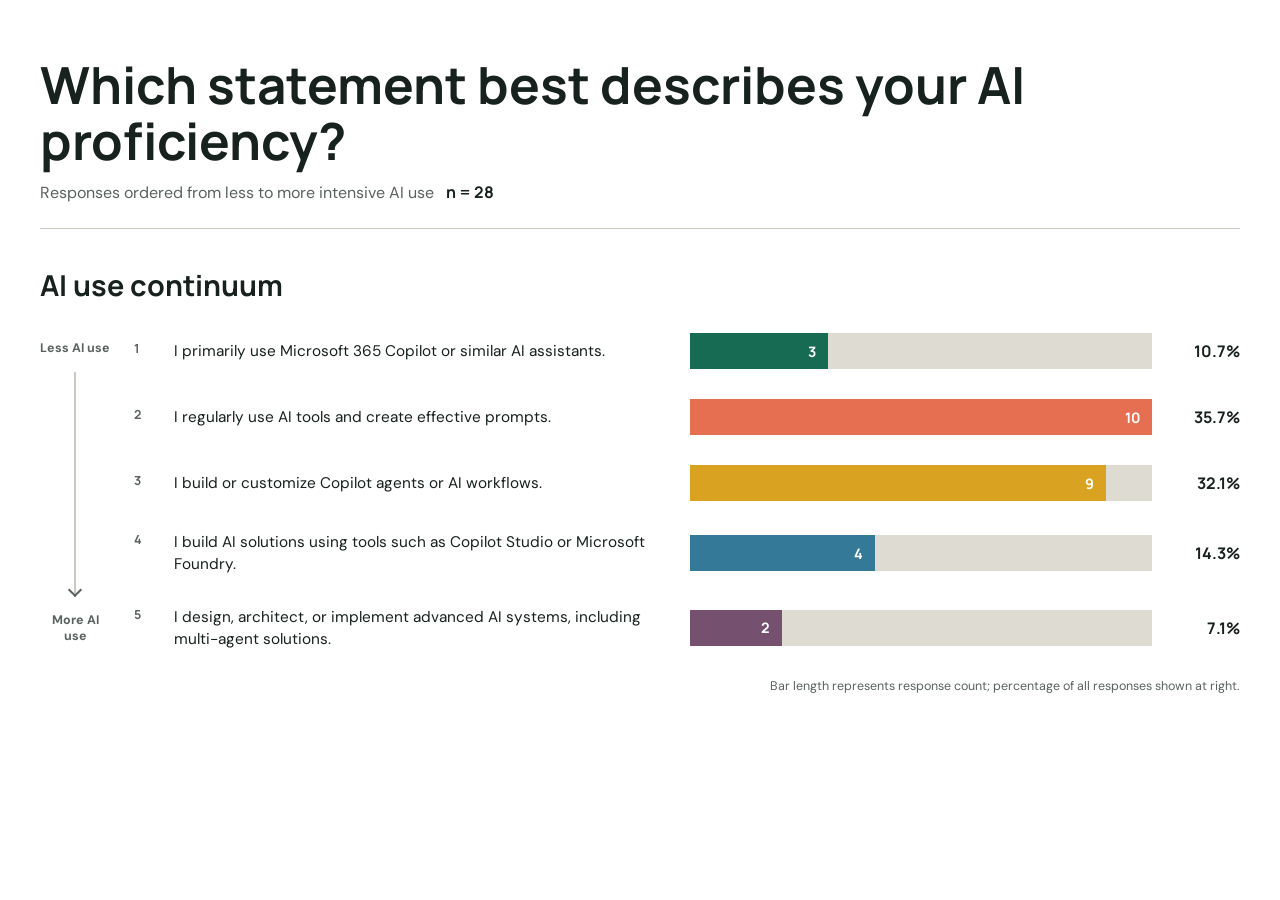
<file: survey-data/index.html>
<!doctype html>
<html lang="en">
  <head>
    <meta charset="UTF-8" />
    <meta name="viewport" content="width=device-width, initial-scale=1.0" />
    <meta
      name="description"
      content="Survey results showing the AI proficiency of 26 participants."
    />
    <title>AI proficiency survey results</title>
    <link rel="stylesheet" href="styles.css" />
  </head>
  <body>
    <main>
      <header class="page-header">
        <h1>Which statement best describes your AI proficiency?</h1>
        <p class="dek">Responses ordered from less to more intensive AI use <strong>n = 28</strong></p>
      </header>

      <section class="results" aria-labelledby="distribution-title">
        <div class="section-heading">
          <h2 id="distribution-title">AI use continuum</h2>
        </div>

        <div class="chart-layout">
          <div class="continuum" aria-hidden="true">
            <span>Less AI use</span>
            <span class="continuum-line"></span>
            <span>More AI use</span>
          </div>
          <ol class="bar-chart">
          <li class="bar-row">
            <div class="bar-label">
              <span class="rank">1</span>
              <span>I primarily use Microsoft 365 Copilot or similar AI assistants.</span>
            </div>
            <div class="bar-track">
              <div class="bar bar-one" style="--value: 30%">
                <span class="bar-value">3</span>
              </div>
            </div>
            <span class="percentage">10.7%</span>
          </li>

          <li class="bar-row">
            <div class="bar-label">
              <span class="rank">2</span>
              <span>I regularly use AI tools and create effective prompts.</span>
            </div>
            <div class="bar-track">
              <div class="bar bar-two" style="--value: 100%">
                <span class="bar-value">10</span>
              </div>
            </div>
            <span class="percentage">35.7%</span>
          </li>

          <li class="bar-row">
            <div class="bar-label">
              <span class="rank">3</span>
              <span>I build or customize Copilot agents or AI workflows.</span>
            </div>
            <div class="bar-track">
              <div class="bar bar-three" style="--value: 90%">
                <span class="bar-value">9</span>
              </div>
            </div>
            <span class="percentage">32.1%</span>
          </li>

          <li class="bar-row">
            <div class="bar-label">
              <span class="rank">4</span>
              <span>I build AI solutions using tools such as Copilot Studio or Microsoft Foundry.</span>
            </div>
            <div class="bar-track">
              <div class="bar bar-four" style="--value: 40%">
                <span class="bar-value">4</span>
              </div>
            </div>
            <span class="percentage">14.3%</span>
          </li>

          <li class="bar-row">
            <div class="bar-label">
              <span class="rank">5</span>
              <span>I design, architect, or implement advanced AI systems, including multi-agent solutions.</span>
            </div>
            <div class="bar-track">
              <div class="bar bar-five" style="--value: 20%">
                <span class="bar-value">2</span>
              </div>
            </div>
            <span class="percentage">7.1%</span>
          </li>
          </ol>
        </div>
        <p class="chart-note">Bar length represents response count; percentage of all responses shown at right.</p>
      </section>
    </main>
  </body>
</html>
</file>
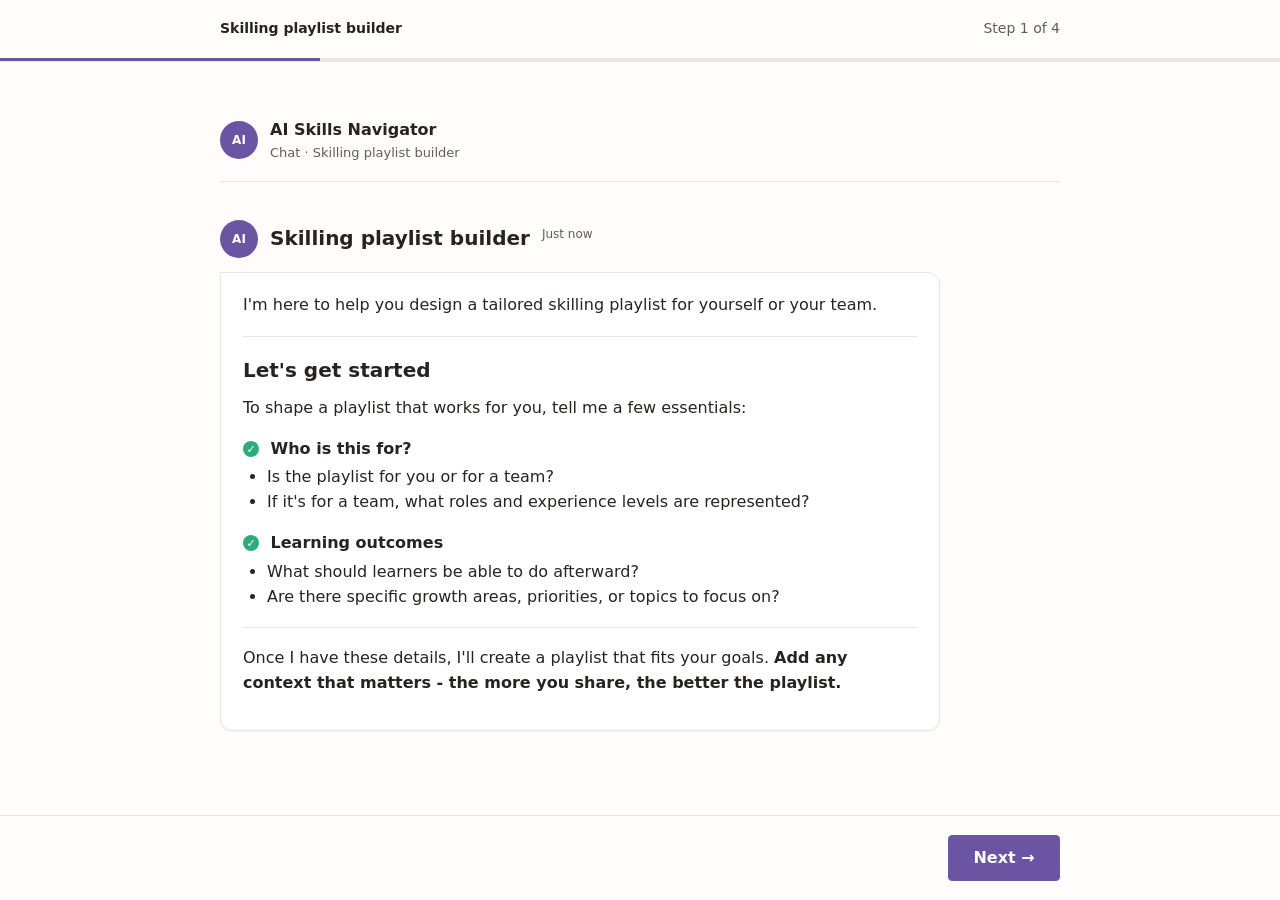
<file: simulated-onboarding/qualtrics/index.html>
<!doctype html>
<html lang="en">
  <head>
    <meta charset="UTF-8" />
    <meta name="viewport" content="width=device-width, initial-scale=1.0" />
    <meta
      name="description"
      content="A step-by-step evaluation of the AI Skills Navigator onboarding experience."
    />
    <title>Skilling playlist builder evaluation</title>
    <style>
      :root {
        --canvas: #fffdfb;
        --surface: #ffffff;
        --surface-subtle: #faf6f0;
        --border: #e8e6e3;
        --border-strong: #d1d1d1;
        --text: #272320;
        --text-secondary: #4c4642;
        --text-muted: #635c57;
        --brand: #6b55a3;
        --brand-hover: #5e4b8f;
        --brand-soft: #d8d3ef;
        --success: #2eaa7b;
        --font: "Segoe Sans", "Segoe UI", system-ui, -apple-system, BlinkMacSystemFont, sans-serif;
      }

      * {
        box-sizing: border-box;
      }

      html {
        color: var(--text);
        background: var(--canvas);
        font-family: var(--font);
        scroll-behavior: smooth;
      }

      body {
        min-width: 320px;
        min-height: 100vh;
        margin: 0;
        font-size: 16px;
        line-height: 1.55;
      }

      button {
        font: inherit;
      }

      a {
        color: var(--brand-hover);
        text-underline-offset: 2px;
      }

      .skip-link {
        position: fixed;
        top: 8px;
        left: 8px;
        z-index: 20;
        padding: 8px 12px;
        color: #fff;
        background: var(--brand);
        border-radius: 4px;
        transform: translateY(-150%);
      }

      .skip-link:focus {
        transform: translateY(0);
      }

      .study-header {
        position: sticky;
        top: 0;
        z-index: 10;
        background: rgb(255 253 251 / 96%);
        border-bottom: 1px solid var(--border);
        backdrop-filter: blur(8px);
      }

      .study-header-inner {
        display: flex;
        align-items: center;
        justify-content: space-between;
        gap: 24px;
        width: min(100% - 48px, 840px);
        min-height: 58px;
        margin-inline: auto;
      }

      .study-label,
      .step-label {
        margin: 0;
        font-size: 14px;
      }

      .study-label {
        font-weight: 600;
      }

      .step-label {
        color: var(--text-muted);
      }

      .progress-track {
        height: 3px;
        background: var(--border);
      }

      .progress-bar {
        width: 25%;
        height: 100%;
        background: var(--brand);
        transition: width 180ms ease;
      }

      main {
        width: min(100% - 48px, 840px);
        min-height: calc(100vh - 143px);
        margin-inline: auto;
        padding: 56px 0 124px;
      }

      .chat-header {
        display: flex;
        align-items: center;
        gap: 12px;
        margin-bottom: 38px;
        padding-bottom: 18px;
        border-bottom: 1px solid var(--border);
      }

      .chat-header p {
        margin: 0;
      }

      .chat-avatar,
      .assistant-heading::before {
        display: grid;
        flex: 0 0 38px;
        width: 38px;
        height: 38px;
        color: #fff;
        font-size: 12px;
        font-weight: 700;
        background: var(--brand);
        border-radius: 50%;
        content: "AI";
        place-items: center;
      }

      .chat-name {
        font-weight: 600;
      }

      .chat-status {
        color: var(--text-muted);
        font-size: 13px;
      }

      .step[hidden] {
        display: none;
      }

      .step {
        animation: reveal 180ms ease-out both;
      }

      .step > h1,
      .step > header h1 {
        margin: 0 0 8px;
        font-size: clamp(1.75rem, 4vw, 2rem);
        line-height: 1.2;
      }

      .step h2 {
        margin: 18px 0 10px;
        font-size: 1.25rem;
      }

      .step p {
        margin: 0 0 14px;
      }

      .step-intro {
        max-width: 720px;
      }

      hr {
        height: 1px;
        margin: 18px 0;
        background: var(--border);
        border: 0;
      }

      .question-group {
        margin-top: 16px;
      }

      .question-group h3 {
        margin: 0;
        font-size: 1rem;
      }

      .question-group ul {
        margin: 4px 0 0;
        padding-left: 24px;
      }

      .check {
        display: inline-grid;
        width: 16px;
        height: 16px;
        margin-right: 6px;
        color: #fff;
        font-size: 11px;
        line-height: 1;
        background: var(--success);
        border-radius: 50%;
        place-items: center;
        vertical-align: 1px;
      }

      .message-row {
        display: flex;
        align-items: end;
        justify-content: flex-end;
        gap: 8px;
        margin: 28px 0 38px;
      }

      .message-content {
        max-width: 690px;
      }

      .message-time,
      .response-time {
        display: block;
        margin-bottom: 10px;
        color: var(--text-muted);
        font-size: 12px;
      }

      .message-time {
        text-align: right;
      }

      .user-message {
        padding: 14px 16px;
        background: var(--brand-soft);
        border-radius: 12px 12px 0 12px;
      }

      .avatar {
        display: grid;
        flex: 0 0 34px;
        width: 34px;
        height: 34px;
        color: var(--brand);
        font-weight: 700;
        background: #e8e3ff;
        border-radius: 50%;
        place-items: center;
      }

      .assistant-heading {
        display: flex;
        align-items: center;
        gap: 12px;
        margin-bottom: 14px;
      }

      .assistant-heading h1,
      .assistant-heading h2 {
        margin: 0;
        font-size: 1.25rem;
      }

      .assistant-message {
        padding: 20px 22px;
        background: var(--surface);
        border: 1px solid var(--border);
        border-radius: 0 12px 12px 12px;
        box-shadow: 0 1px 2px rgb(0 0 0 / 5%);
      }

      .composer-preview {
        display: flex;
        align-items: center;
        gap: 12px;
        margin-top: 42px;
        padding: 12px 14px;
        color: var(--text-muted);
        background: var(--surface);
        border: 2px solid var(--border);
        border-radius: 12px;
      }

      .composer-preview span:first-child {
        flex: 1;
      }

      .send-icon {
        display: grid;
        width: 34px;
        height: 34px;
        color: #fff;
        background: var(--brand);
        border-radius: 4px;
        place-items: center;
      }

      .path-meta {
        margin: -18px 0 28px !important;
        color: var(--text-muted);
        font-size: 14px;
      }

      .summary {
        margin: 30px 0;
        padding: 24px;
        background: var(--surface-subtle);
        border-left: 3px solid var(--brand);
      }

      .summary p:last-child {
        margin-bottom: 0;
      }

      .playlist-title {
        margin: 0 0 28px;
        font-size: 1.3rem;
        line-height: 1.35;
      }

      .playlist-section {
        margin-bottom: 30px;
      }

      .playlist-section h3 {
        margin: 0 0 14px;
        font-size: 1rem;
        line-height: 1.45;
      }

      .playlist-section h3 span::before,
      .playlist-section li span::before {
        content: " · ";
      }

      .playlist-section ol {
        margin: 0;
        padding-left: 32px;
      }

      .playlist-section li + li {
        margin-top: 8px;
      }

      .confirmation-question {
        margin-top: 36px !important;
      }

      .choice {
        display: inline-block;
        margin-top: 8px;
        padding: 8px 14px;
        color: var(--text);
        font-weight: 600;
        background: var(--surface);
        border: 1px solid var(--border-strong);
        border-radius: 4px;
      }

      .saved-message {
        padding-top: 12vh;
      }

      .saved-message h1 {
        margin-top: 18px;
      }

      .view-playlist-button {
        display: inline-flex;
        align-items: center;
        min-height: 48px;
        margin-top: 8px;
        padding: 10px 18px;
        color: #fff;
        font-weight: 600;
        text-decoration: none;
        background: var(--brand);
        border-radius: 4px;
      }

      .evaluation-note {
        margin-top: 28px !important;
        color: var(--text-secondary);
      }

      .navigation {
        position: fixed;
        right: 0;
        bottom: 0;
        left: 0;
        z-index: 10;
        background: rgb(255 253 251 / 96%);
        border-top: 1px solid var(--border);
        backdrop-filter: blur(8px);
      }

      .navigation-inner {
        display: flex;
        align-items: center;
        justify-content: space-between;
        gap: 16px;
        width: min(100% - 48px, 840px);
        min-height: 84px;
        margin-inline: auto;
      }

      .nav-button {
        min-width: 112px;
        min-height: 44px;
        padding: 10px 18px;
        font-weight: 600;
        border-radius: 4px;
        cursor: pointer;
      }

      .back-button {
        color: var(--text);
        background: var(--surface);
        border: 1px solid var(--border-strong);
      }

      .next-button {
        margin-left: auto;
        color: #fff;
        background: var(--brand);
        border: 1px solid var(--brand);
      }

      .back-button:hover {
        background: var(--surface-subtle);
        border-color: var(--brand);
      }

      .next-button:hover,
      .view-playlist-button:hover {
        color: #fff;
        background: var(--brand-hover);
      }

      .nav-button[hidden] {
        display: none;
      }

      button:focus-visible,
      a:focus-visible,
      [tabindex="-1"]:focus-visible {
        outline: 2px solid var(--brand);
        outline-offset: 3px;
      }

      @keyframes reveal {
        from {
          opacity: 0;
          transform: translateY(6px);
        }
      }

      @media (max-width: 680px) {
        .study-header-inner,
        main,
        .navigation-inner {
          width: min(100% - 32px, 840px);
        }

        main {
          padding-top: 38px;
        }

        .study-label {
          max-width: 210px;
        }

        .nav-button {
          min-width: 100px;
        }

        .summary {
          padding: 18px;
        }

        .assistant-message {
          padding: 18px;
        }
      }

      @media (prefers-reduced-motion: reduce) {
        html {
          scroll-behavior: auto;
        }

        *,
        *::before,
        *::after {
          animation-duration: 0.01ms !important;
          animation-iteration-count: 1 !important;
        }
      }
    </style>
  </head>
  <body>
    <a class="skip-link" href="#simulation">Skip to simulation</a>

    <header class="study-header">
      <div class="study-header-inner">
        <p class="study-label">Skilling playlist builder</p>
        <p id="step-label" class="step-label">Step 1 of 4</p>
      </div>
      <div
        class="progress-track"
        role="progressbar"
        aria-label="Simulation progress"
        aria-valuemin="1"
        aria-valuemax="4"
        aria-valuenow="1"
      >
        <div id="progress-bar" class="progress-bar"></div>
      </div>
    </header>

    <main id="simulation">
      <div class="chat-header" aria-label="Chat with AI Skills Navigator">
        <div class="chat-avatar" aria-hidden="true">AI</div>
        <div>
          <p class="chat-name">AI Skills Navigator</p>
          <p class="chat-status">Chat &middot; Skilling playlist builder</p>
        </div>
      </div>

      <section class="step step-intro" data-step="0" aria-labelledby="intro-title">
        <div class="assistant-heading">
          <h1 id="intro-title" tabindex="-1">Skilling playlist builder</h1>
          <span class="response-time">Just now</span>
        </div>
        <div class="assistant-message">
          <p>I'm here to help you design a tailored skilling playlist for yourself or your team.</p>

          <hr />

          <h2>Let's get started</h2>
          <p>To shape a playlist that works for you, tell me a few essentials:</p>

          <div class="question-group">
            <h3><span class="check" aria-hidden="true">&#10003;</span> Who is this for?</h3>
            <ul>
              <li>Is the playlist for you or for a team?</li>
              <li>If it's for a team, what roles and experience levels are represented?</li>
            </ul>
          </div>

          <div class="question-group">
            <h3><span class="check" aria-hidden="true">&#10003;</span> Learning outcomes</h3>
            <ul>
              <li>What should learners be able to do afterward?</li>
              <li>Are there specific growth areas, priorities, or topics to focus on?</li>
            </ul>
          </div>

          <hr />

          <p>
            Once I have these details, I'll create a playlist that fits your goals.
            <strong>Add any context that matters - the more you share, the better the playlist.</strong>
          </p>
        </div>
      </section>

      <section class="step" data-step="1" aria-labelledby="prompt-title" hidden>
        <h1 id="prompt-title" tabindex="-1">Your request</h1>
        <p>You replied in the chat:</p>

        <article class="message-row">
          <div class="message-content">
            <span class="message-time">Just now</span>
            <div class="user-message">
              Create this for customer success architects who help customers build AI agents and
              multi-agent solutions. Focus on evaluating and improving agent routing and
              orchestration decisions, including agent cards, routing evaluation, orchestration
              patterns, observability, and governance.
            </div>
          </div>
          <div class="avatar" aria-hidden="true">U</div>
        </article>

        <div class="composer-preview" aria-label="Chat message sent">
          <span>Message sent</span>
          <span class="send-icon" aria-hidden="true">&#8594;</span>
        </div>
      </section>

      <section class="step" data-step="2" aria-labelledby="playlist-response-title" hidden>
        <article>
          <div class="assistant-heading">
            <h1 id="playlist-response-title" tabindex="-1">Here's your skilling playlist</h1>
            <span class="response-time">Just now</span>
          </div>

          <div class="assistant-message">

          <p>
            Got it. You're enabling customer success architects to help customers build AI agent
            and multi-agent solutions with stronger routing and orchestration decisions.
          </p>

          <div class="summary">
            <p>
              <strong>Assumptions:</strong> Customer success architects are the target learners;
              mixed formats are fine; the focus is Azure AI agents and practical, hands-on adoption.
            </p>
            <p>
              <strong>Objective:</strong> Build the capability to design, evaluate, and govern Azure
              AI multi-agent systems with effective routing and orchestration.
            </p>
            <p>
              <strong>Goal:</strong> Confidently guide customers toward reliable, observable, and
              compliant multi-agent solutions.
            </p>
            <p>This recommendation won't be saved until you confirm it.</p>
          </div>

          <h2 class="playlist-title">
            CSA playbook: Evaluating and improving agent routing and orchestration
          </h2>
          <p class="path-meta">2 sections &middot; 4 modules &middot; 2h 34m</p>

          <section class="playlist-section">
            <h3>1. Agent design foundations <span>48m</span></h3>
            <p><strong>Outcome</strong> - Define clear agent roles and collaboration patterns so multi-agent solutions are testable and composable.</p>
            <ol>
              <li><a href="#" tabindex="-1">Design enterprise-scale agent communication with A2A in Azure</a> <span>48m</span></li>
            </ol>
          </section>

          <section class="playlist-section">
            <h3>2. Routing, observability, and governance <span>1h 46m</span></h3>
            <p><strong>Outcome</strong> - Evaluate routing decisions and apply observability and governance controls to production agent systems.</p>
            <ol>
              <li><a href="#" tabindex="-1">Optimize multi-agent performance and cost in Microsoft Foundry</a> <span>40m</span></li>
              <li><a href="#" tabindex="-1">Implement distributed observability with OpenTelemetry</a> <span>41m</span></li>
              <li><a href="#" tabindex="-1">Unlock governance for your AI workforce</a> <span>25m</span></li>
            </ol>
          </section>

          <p class="confirmation-question">
            Would you like me to save this <em>skilling playlist</em> for your team? I can save it
            as-is or tune the format and pacing first.
          </p>
          <span class="choice">Yes, save it</span>
          </div>
        </article>
      </section>

      <section class="step saved-message" data-step="3" aria-labelledby="saved-title" hidden>
        <div class="assistant-heading">
          <h2>Skilling playlist builder</h2>
          <span class="response-time">Just now</span>
        </div>
        <h1 id="saved-title" tabindex="-1">Done! Your skilling playlist is ready</h1>
        <a class="view-playlist-button" href="#" tabindex="-1">View skilling playlist</a>
        <p class="evaluation-note">You have reached the end of this simulation.</p>
      </section>
    </main>

    <nav class="navigation" aria-label="Simulation steps">
      <div class="navigation-inner">
        <button id="back-button" class="nav-button back-button" type="button" hidden>
          <span aria-hidden="true">&#8592;</span> Back
        </button>
        <button id="next-button" class="nav-button next-button" type="button">
          Next <span aria-hidden="true">&#8594;</span>
        </button>
      </div>
    </nav>

    <script>
      const steps = [...document.querySelectorAll("[data-step]")];
      const backButton = document.querySelector("#back-button");
      const nextButton = document.querySelector("#next-button");
      const stepLabel = document.querySelector("#step-label");
      const progressTrack = document.querySelector(".progress-track");
      const progressBar = document.querySelector("#progress-bar");
      let currentStep = 0;

      function showStep(stepIndex) {
        currentStep = Math.max(0, Math.min(stepIndex, steps.length - 1));

        steps.forEach((step, index) => {
          step.hidden = index !== currentStep;
        });

        const stepNumber = currentStep + 1;
        stepLabel.textContent = `Step ${stepNumber} of ${steps.length}`;
        progressTrack.setAttribute("aria-valuenow", stepNumber);
        progressBar.style.width = `${(stepNumber / steps.length) * 100}%`;
        backButton.hidden = currentStep === 0;
        nextButton.hidden = currentStep === steps.length - 1;

        window.scrollTo({ top: 0, behavior: "smooth" });
        steps[currentStep].querySelector("h1").focus({ preventScroll: true });
      }

      backButton.addEventListener("click", () => showStep(currentStep - 1));
      nextButton.addEventListener("click", () => showStep(currentStep + 1));
    </script>
  </body>
</html>
</file>
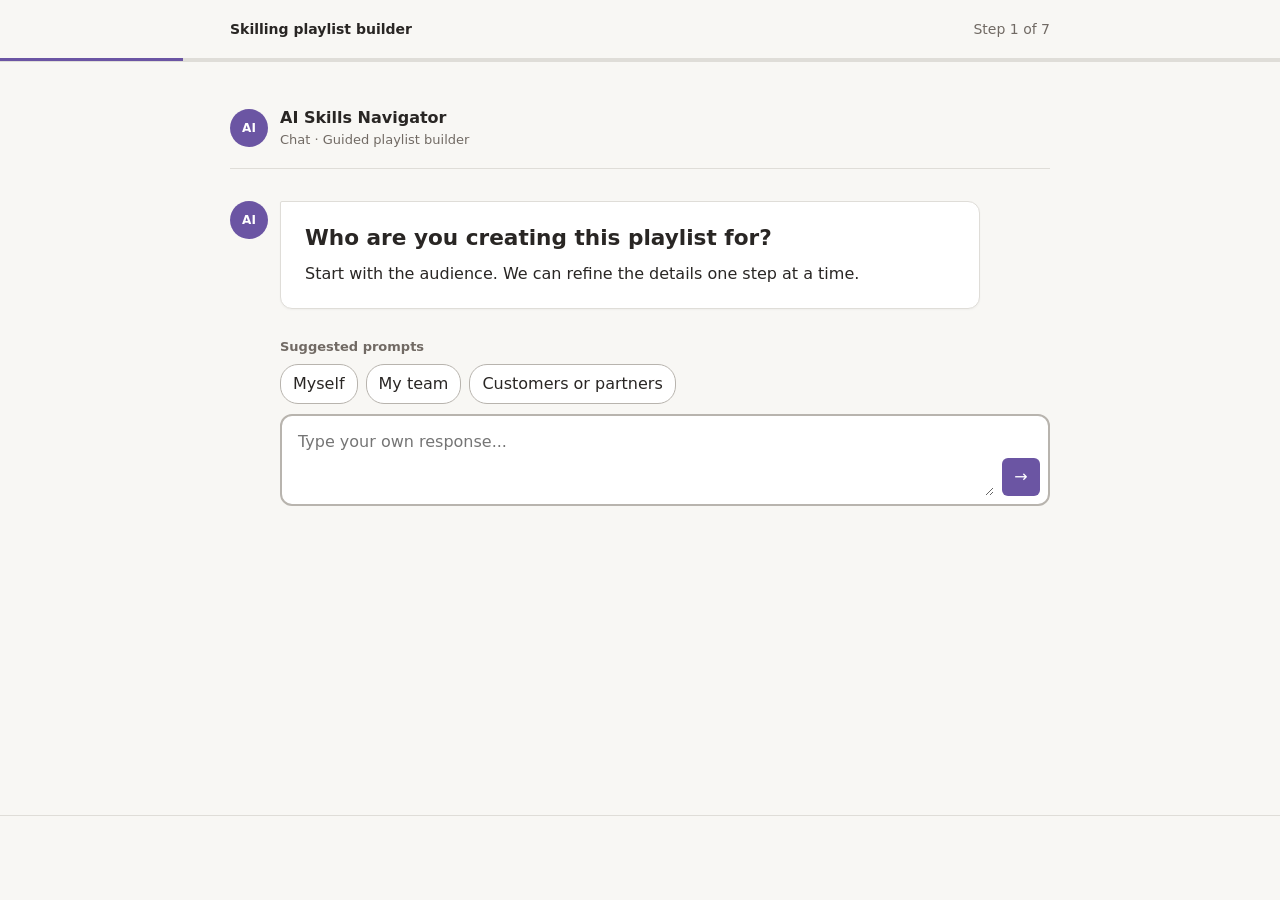
<file: simulated-onboarding/suggested-prompts/index.html>
<!doctype html>
<html lang="en">
  <head>
    <meta charset="UTF-8" />
    <meta name="viewport" content="width=device-width, initial-scale=1.0" />
    <meta
      name="description"
      content="A guided conversational onboarding simulation using suggested prompts."
    />
    <title>Guided playlist builder simulation</title>
    <style>
      :root {
        --canvas: #f8f7f4;
        --surface: #ffffff;
        --surface-subtle: #f4f1eb;
        --border: #dfddd8;
        --border-strong: #b8b4ae;
        --text: #292624;
        --text-secondary: #57514c;
        --text-muted: #716a64;
        --brand: #6b55a3;
        --brand-hover: #594487;
        --brand-soft: #eeeaf8;
        --accent: #dff3e9;
        --success: #21845f;
        --font: "Segoe Sans", "Segoe UI", system-ui, -apple-system, BlinkMacSystemFont, sans-serif;
      }

      * {
        box-sizing: border-box;
      }

      html {
        color: var(--text);
        background: var(--canvas);
        font-family: var(--font);
      }

      body {
        min-width: 320px;
        min-height: 100vh;
        margin: 0;
        font-size: 16px;
        line-height: 1.5;
      }

      button,
      textarea {
        font: inherit;
      }

      button {
        cursor: pointer;
      }

      button:focus-visible,
      textarea:focus-visible,
      a:focus-visible,
      [tabindex="-1"]:focus-visible {
        outline: 3px solid var(--brand);
        outline-offset: 3px;
      }

      .skip-link {
        position: fixed;
        top: 8px;
        left: 8px;
        z-index: 30;
        padding: 8px 12px;
        color: #fff;
        background: var(--brand);
        transform: translateY(-150%);
      }

      .skip-link:focus {
        transform: translateY(0);
      }

      .study-header {
        position: sticky;
        top: 0;
        z-index: 10;
        background: rgb(248 247 244 / 96%);
        border-bottom: 1px solid var(--border);
        backdrop-filter: blur(10px);
      }

      .study-header-inner,
      main,
      .navigation-inner {
        width: min(100% - 48px, 820px);
        margin-inline: auto;
      }

      .study-header-inner {
        display: flex;
        align-items: center;
        justify-content: space-between;
        gap: 20px;
        min-height: 58px;
      }

      .study-header p {
        margin: 0;
        font-size: 14px;
      }

      .study-label {
        font-weight: 650;
      }

      .step-label {
        color: var(--text-muted);
      }

      .progress-track {
        height: 3px;
        background: var(--border);
      }

      .progress-bar {
        width: 14.285%;
        height: 100%;
        background: var(--brand);
        transition: width 180ms ease;
      }

      main {
        min-height: calc(100vh - 143px);
        padding: 44px 0 128px;
      }

      .chat-header {
        display: flex;
        align-items: center;
        gap: 12px;
        margin-bottom: 32px;
        padding-bottom: 18px;
        border-bottom: 1px solid var(--border);
      }

      .chat-header p {
        margin: 0;
      }

      .chat-avatar,
      .assistant-avatar {
        display: grid;
        flex: 0 0 38px;
        width: 38px;
        height: 38px;
        color: #fff;
        font-size: 12px;
        font-weight: 700;
        background: var(--brand);
        border-radius: 50%;
        place-items: center;
      }

      .chat-name {
        font-weight: 650;
      }

      .chat-status {
        color: var(--text-muted);
        font-size: 13px;
      }

      .step[hidden] {
        display: none;
      }

      .step {
        animation: reveal 180ms ease-out both;
      }

      .assistant-row {
        display: grid;
        grid-template-columns: 38px minmax(0, 1fr);
        align-items: start;
        gap: 12px;
      }

      .assistant-card {
        max-width: 700px;
        padding: 22px 24px;
        background: var(--surface);
        border: 1px solid var(--border);
        border-radius: 2px 12px 12px 12px;
        box-shadow: 0 1px 2px rgb(0 0 0 / 4%);
      }

      h1,
      h2,
      h3,
      p {
        margin-top: 0;
      }

      .assistant-card h1,
      .assistant-card h2 {
        margin-bottom: 10px;
        font-size: 1.35rem;
        line-height: 1.3;
      }

      .assistant-card > p:last-child {
        margin-bottom: 0;
      }

      .suggestion-label {
        margin: 28px 0 8px 50px;
        color: var(--text-muted);
        font-size: 13px;
        font-weight: 650;
      }

      .suggestions {
        display: flex;
        flex-wrap: wrap;
        gap: 8px;
        margin-left: 50px;
      }

      .suggestion {
        min-height: 38px;
        padding: 7px 12px;
        color: var(--text);
        text-align: left;
        background: var(--surface);
        border: 1px solid var(--border-strong);
        border-radius: 18px;
      }

      .suggestion:hover,
      .suggestion.selected {
        background: var(--brand-soft);
        border-color: var(--brand);
      }

      .custom-response {
        display: grid;
        grid-template-columns: 1fr auto;
        align-items: end;
        gap: 8px;
        margin: 10px 0 0 50px;
        padding: 8px;
        background: var(--surface);
        border: 2px solid var(--border-strong);
        border-radius: 12px;
      }

      .custom-response textarea {
        min-height: 72px;
        padding: 6px 8px;
        resize: vertical;
        color: var(--text);
        background: transparent;
        border: 0;
      }

      .custom-response:focus-within {
        border-color: var(--brand);
      }

      .custom-response textarea:focus-visible {
        outline: 0;
      }

      .send-response {
        display: grid;
        width: 38px;
        height: 38px;
        padding: 0;
        color: #fff;
        background: var(--brand);
        border: 0;
        border-radius: 6px;
        place-items: center;
      }

      .send-response:hover {
        background: var(--brand-hover);
      }

      .selection-summary {
        display: grid;
        gap: 12px;
        margin: 24px 0 0;
      }

      .selection-summary div {
        padding-bottom: 12px;
        border-bottom: 1px solid var(--border);
      }

      .selection-summary dt {
        color: var(--text-muted);
        font-size: 13px;
        font-weight: 650;
        text-transform: uppercase;
      }

      .selection-summary dd {
        margin: 2px 0 0;
      }

      .playlist-meta {
        margin-bottom: 24px;
        color: var(--text-muted);
        font-size: 14px;
      }

      .playlist-section + .playlist-section {
        margin-top: 28px;
      }

      .playlist-section h3 {
        margin-bottom: 6px;
        font-size: 1rem;
      }

      .playlist-section p {
        color: var(--text-secondary);
      }

      .playlist-section ol {
        margin-bottom: 0;
        padding-left: 24px;
      }

      .playlist-section li + li {
        margin-top: 8px;
      }

      .confirmation {
        margin-top: 28px;
        padding: 16px;
        background: var(--surface-subtle);
        border-left: 3px solid var(--brand);
      }

      .success-mark {
        display: grid;
        width: 44px;
        height: 44px;
        margin-bottom: 18px;
        color: #fff;
        font-size: 22px;
        background: var(--success);
        border-radius: 50%;
        place-items: center;
      }

      .view-button {
        display: inline-flex;
        min-height: 44px;
        margin-top: 8px;
        padding: 10px 16px;
        align-items: center;
        color: #fff;
        font-weight: 650;
        text-decoration: none;
        background: var(--brand);
        border-radius: 4px;
      }

      .navigation {
        position: fixed;
        right: 0;
        bottom: 0;
        left: 0;
        z-index: 10;
        background: rgb(248 247 244 / 96%);
        border-top: 1px solid var(--border);
        backdrop-filter: blur(10px);
      }

      .navigation-inner {
        display: flex;
        align-items: center;
        justify-content: space-between;
        gap: 16px;
        min-height: 84px;
      }

      .nav-button {
        min-width: 112px;
        min-height: 44px;
        padding: 10px 18px;
        font-weight: 650;
        border-radius: 4px;
      }

      .back-button {
        color: var(--text);
        background: var(--surface);
        border: 1px solid var(--border-strong);
      }

      .next-button {
        margin-left: auto;
        color: #fff;
        background: var(--brand);
        border: 1px solid var(--brand);
      }

      .next-button:hover:not(:disabled),
      .view-button:hover {
        background: var(--brand-hover);
      }

      .next-button:disabled {
        cursor: not-allowed;
        opacity: 0.45;
      }

      [hidden] {
        display: none !important;
      }

      @keyframes reveal {
        from {
          opacity: 0;
          transform: translateY(6px);
        }
      }

      @media (max-width: 640px) {
        .study-header-inner,
        main,
        .navigation-inner {
          width: min(100% - 32px, 820px);
        }

        main {
          padding-top: 30px;
        }

        .assistant-row {
          grid-template-columns: 30px minmax(0, 1fr);
          gap: 8px;
        }

        .assistant-avatar {
          width: 30px;
          height: 30px;
          flex-basis: 30px;
          font-size: 10px;
        }

        .assistant-card {
          padding: 18px;
        }

        .suggestion-label,
        .suggestions,
        .custom-response {
          margin-left: 38px;
        }

        .custom-response {
          grid-template-columns: 1fr auto;
        }
      }

      @media (prefers-reduced-motion: reduce) {
        *,
        *::before,
        *::after {
          animation-duration: 0.01ms !important;
          animation-iteration-count: 1 !important;
          scroll-behavior: auto !important;
        }
      }
    </style>
  </head>
  <body>
    <a class="skip-link" href="#simulation">Skip to simulation</a>

    <header class="study-header">
      <div class="study-header-inner">
        <p class="study-label">Skilling playlist builder</p>
        <p id="step-label" class="step-label">Step 1 of 7</p>
      </div>
      <div
        class="progress-track"
        role="progressbar"
        aria-label="Simulation progress"
        aria-valuemin="1"
        aria-valuemax="7"
        aria-valuenow="1"
      >
        <div id="progress-bar" class="progress-bar"></div>
      </div>
    </header>

    <main id="simulation">
      <div class="chat-header" aria-label="Chat with AI Skills Navigator">
        <div class="chat-avatar" aria-hidden="true">AI</div>
        <div>
          <p class="chat-name">AI Skills Navigator</p>
          <p class="chat-status">Chat &middot; Guided playlist builder</p>
        </div>
      </div>

      <section class="step" data-step="0" data-question="audience" aria-labelledby="audience-title">
        <div class="assistant-row">
          <div class="assistant-avatar" aria-hidden="true">AI</div>
          <div class="assistant-card">
            <h1 id="audience-title" tabindex="-1">Who are you creating this playlist for?</h1>
            <p>Start with the audience. We can refine the details one step at a time.</p>
          </div>
        </div>
        <p class="suggestion-label">Suggested prompts</p>
        <div class="suggestions">
          <button class="suggestion" type="button" data-value="Myself">Myself</button>
          <button class="suggestion" type="button" data-value="My team">My team</button>
          <button class="suggestion" type="button" data-value="Customers or partners">Customers or partners</button>
        </div>
        <div class="custom-response">
          <textarea aria-label="Describe your audience" placeholder="Type your own response..."></textarea>
          <button class="send-response" type="button" aria-label="Send response">&#8594;</button>
        </div>
      </section>

      <section class="step" data-step="1" data-question="role" aria-labelledby="role-title" hidden>
        <div class="assistant-row">
          <div class="assistant-avatar" aria-hidden="true">AI</div>
          <div class="assistant-card">
            <h1 id="role-title" tabindex="-1">Which role best describes them?</h1>
            <p>This helps me choose relevant scenarios and the right level of technical depth.</p>
          </div>
        </div>
        <p class="suggestion-label">Suggested prompts</p>
        <div class="suggestions">
          <button class="suggestion" type="button" data-value="Customer success architects">Customer success architects</button>
          <button class="suggestion" type="button" data-value="AI developers">AI developers</button>
          <button class="suggestion" type="button" data-value="Solution architects">Solution architects</button>
          <button class="suggestion" type="button" data-value="Technical leaders">Technical leaders</button>
        </div>
        <div class="custom-response">
          <textarea aria-label="Describe the role" placeholder="Type your own response..."></textarea>
          <button class="send-response" type="button" aria-label="Send response">&#8594;</button>
        </div>
      </section>

      <section class="step" data-step="2" data-question="outcome" aria-labelledby="outcome-title" hidden>
        <div class="assistant-row">
          <div class="assistant-avatar" aria-hidden="true">AI</div>
          <div class="assistant-card">
            <h1 id="outcome-title" tabindex="-1">What should they be able to do afterward?</h1>
            <p>Choose the outcome closest to the job they need to perform.</p>
          </div>
        </div>
        <p class="suggestion-label">Suggested prompts</p>
        <div class="suggestions">
          <button class="suggestion" type="button" data-value="Design agent and multi-agent solutions">Design agent and multi-agent solutions</button>
          <button class="suggestion" type="button" data-value="Evaluate and improve an existing solution">Evaluate and improve an existing solution</button>
          <button class="suggestion" type="button" data-value="Guide customers through architecture decisions">Guide customers through architecture decisions</button>
          <button class="suggestion" type="button" data-value="Prepare a production deployment">Prepare a production deployment</button>
        </div>
        <div class="custom-response">
          <textarea aria-label="Describe the learning outcome" placeholder="Type your own response..."></textarea>
          <button class="send-response" type="button" aria-label="Send response">&#8594;</button>
        </div>
      </section>

      <section class="step" data-step="3" data-question="focus" aria-labelledby="focus-title" hidden>
        <div class="assistant-row">
          <div class="assistant-avatar" aria-hidden="true">AI</div>
          <div class="assistant-card">
            <h1 id="focus-title" tabindex="-1">Where should the playlist focus?</h1>
            <p>Pick the priority that should shape the recommendation.</p>
          </div>
        </div>
        <p class="suggestion-label">Suggested prompts</p>
        <div class="suggestions">
          <button class="suggestion" type="button" data-value="Agent routing and orchestration">Agent routing and orchestration</button>
          <button class="suggestion" type="button" data-value="Agent design and communication">Agent design and communication</button>
          <button class="suggestion" type="button" data-value="Observability and evaluation">Observability and evaluation</button>
          <button class="suggestion" type="button" data-value="Security and governance">Security and governance</button>
        </div>
        <div class="custom-response">
          <textarea aria-label="Describe the focus" placeholder="Type your own response..."></textarea>
          <button class="send-response" type="button" aria-label="Send response">&#8594;</button>
        </div>
      </section>

      <section class="step" data-step="4" data-question="format" aria-labelledby="format-title" hidden>
        <div class="assistant-row">
          <div class="assistant-avatar" aria-hidden="true">AI</div>
          <div class="assistant-card">
            <h1 id="format-title" tabindex="-1">What learning format works best?</h1>
            <p>I’ll use this to balance explanation, demonstrations, and practice.</p>
          </div>
        </div>
        <p class="suggestion-label">Suggested prompts</p>
        <div class="suggestions">
          <button class="suggestion" type="button" data-value="Hands-on modules and labs">Hands-on modules and labs</button>
          <button class="suggestion" type="button" data-value="A mix of concepts and practice">A mix of concepts and practice</button>
          <button class="suggestion" type="button" data-value="Short videos and examples">Short videos and examples</button>
          <button class="suggestion" type="button" data-value="No preference">No preference</button>
        </div>
        <div class="custom-response">
          <textarea aria-label="Describe the learning format" placeholder="Type your own response..."></textarea>
          <button class="send-response" type="button" aria-label="Send response">&#8594;</button>
        </div>
      </section>

      <section class="step" data-step="5" aria-labelledby="review-title" hidden>
        <div class="assistant-row">
          <div class="assistant-avatar" aria-hidden="true">AI</div>
          <div class="assistant-card">
            <h1 id="review-title" tabindex="-1">Here’s what I’ll use</h1>
            <p>Review your choices before I build the playlist.</p>
            <dl id="selection-summary" class="selection-summary"></dl>
          </div>
        </div>
      </section>

      <section class="step" data-step="6" aria-labelledby="playlist-title" hidden>
        <div class="assistant-row">
          <div class="assistant-avatar" aria-hidden="true">AI</div>
          <article class="assistant-card">
            <h1 id="playlist-title" tabindex="-1">Your skilling playlist is ready</h1>
            <p id="playlist-intro"></p>
            <p class="playlist-meta">2 sections &middot; 4 modules &middot; 2h 34m</p>

            <section class="playlist-section">
              <h3>1. Agent design foundations <span>&middot; 48m</span></h3>
              <p>Define clear agent roles and collaboration patterns so multi-agent solutions are testable and composable.</p>
              <ol>
                <li>Design enterprise-scale agent communication with A2A in Azure</li>
              </ol>
            </section>

            <section class="playlist-section">
              <h3>2. Routing, observability, and governance <span>&middot; 1h 46m</span></h3>
              <p>Evaluate routing decisions and apply observability and governance controls to production agent systems.</p>
              <ol>
                <li>Optimize multi-agent performance and cost in Microsoft Foundry</li>
                <li>Implement distributed observability with OpenTelemetry</li>
                <li>Unlock governance for your AI workforce</li>
              </ol>
            </section>

            <div id="save-confirmation" class="confirmation">
              <strong>Ready to keep it?</strong>
              <p>Save this playlist now, or go back to adjust any answer.</p>
            </div>
            <div id="saved-state" hidden>
              <span class="success-mark" aria-hidden="true">&#10003;</span>
              <h2>Saved to your learning profile</h2>
              <a class="view-button" href="#playlist-title">View skilling playlist</a>
            </div>
          </article>
        </div>
      </section>
    </main>

    <nav class="navigation" aria-label="Simulation steps">
      <div class="navigation-inner">
        <button id="back-button" class="nav-button back-button" type="button" hidden>
          <span aria-hidden="true">&#8592;</span> Back
        </button>
        <button id="next-button" class="nav-button next-button" type="button" disabled hidden>
          Continue <span aria-hidden="true">&#8594;</span>
        </button>
      </div>
    </nav>

    <script>
      const steps = [...document.querySelectorAll("[data-step]")];
      const answers = {};
      const labels = {
        audience: "Audience",
        role: "Role",
        outcome: "Learning outcome",
        focus: "Priority",
        format: "Format",
      };
      const backButton = document.querySelector("#back-button");
      const nextButton = document.querySelector("#next-button");
      const stepLabel = document.querySelector("#step-label");
      const progressTrack = document.querySelector(".progress-track");
      const progressBar = document.querySelector("#progress-bar");
      const selectionSummary = document.querySelector("#selection-summary");
      const playlistIntro = document.querySelector("#playlist-intro");
      const saveConfirmation = document.querySelector("#save-confirmation");
      const savedState = document.querySelector("#saved-state");
      let currentStep = 0;
      let isSaved = false;

      function selectAnswer(step, value, selectedButton) {
        const question = step.dataset.question;
        answers[question] = value;
        step.querySelectorAll(".suggestion").forEach((button) => {
          button.classList.toggle("selected", button === selectedButton);
          button.setAttribute("aria-pressed", button === selectedButton ? "true" : "false");
        });
        nextButton.disabled = false;
      }

      function buildSummary() {
        selectionSummary.replaceChildren();
        Object.entries(labels).forEach(([key, label]) => {
          const wrapper = document.createElement("div");
          const term = document.createElement("dt");
          const description = document.createElement("dd");
          term.textContent = label;
          description.textContent = answers[key];
          wrapper.append(term, description);
          selectionSummary.append(wrapper);
        });
      }

      function showStep(stepIndex) {
        currentStep = Math.max(0, Math.min(stepIndex, steps.length - 1));
        steps.forEach((step, index) => {
          step.hidden = index !== currentStep;
        });

        if (currentStep === 5) {
          buildSummary();
        }

        if (currentStep === 6) {
          playlistIntro.textContent = `Built for ${answers.role.toLowerCase()} who want to ${answers.outcome.toLowerCase()}, with an emphasis on ${answers.focus.toLowerCase()} and ${answers.format.toLowerCase()}.`;
        }

        const stepNumber = currentStep + 1;
        stepLabel.textContent = `Step ${stepNumber} of ${steps.length}`;
        progressTrack.setAttribute("aria-valuenow", stepNumber);
        progressBar.style.width = `${(stepNumber / steps.length) * 100}%`;
        backButton.hidden = currentStep === 0 || isSaved;
        nextButton.disabled = Boolean(steps[currentStep].dataset.question && !answers[steps[currentStep].dataset.question]);
        nextButton.innerHTML = currentStep === 5
          ? 'Build playlist <span aria-hidden="true">&#8594;</span>'
          : currentStep === 6
            ? "Save playlist"
            : 'Continue <span aria-hidden="true">&#8594;</span>';
        nextButton.hidden = currentStep < 5 || isSaved;
        window.scrollTo({ top: 0, behavior: "smooth" });
        steps[currentStep].querySelector("h1").focus({ preventScroll: true });
      }

      document.querySelectorAll(".suggestion").forEach((button) => {
        button.setAttribute("aria-pressed", "false");
        button.addEventListener("click", () => {
          const step = button.closest(".step");
          const textarea = step.querySelector("textarea");
          step.querySelectorAll(".suggestion").forEach((suggestion) => {
            const isSelected = suggestion === button;
            suggestion.classList.toggle("selected", isSelected);
            suggestion.setAttribute("aria-pressed", isSelected ? "true" : "false");
          });
          textarea.value = button.dataset.value;
          textarea.focus();
        });
      });

      document.querySelectorAll(".send-response").forEach((button) => {
        button.addEventListener("click", () => {
          const step = button.closest(".step");
          const textarea = step.querySelector("textarea");
          const value = textarea.value.trim();
          if (value) {
            selectAnswer(step, value, null);
            showStep(currentStep + 1);
          } else {
            textarea.focus();
          }
        });
      });

      document.querySelectorAll(".custom-response textarea").forEach((textarea) => {
        textarea.addEventListener("input", () => {
          const step = textarea.closest(".step");
          step.querySelectorAll(".suggestion").forEach((suggestion) => {
            const isMatch = suggestion.dataset.value === textarea.value;
            suggestion.classList.toggle("selected", isMatch);
            suggestion.setAttribute("aria-pressed", isMatch ? "true" : "false");
          });
        });

        textarea.addEventListener("keydown", (event) => {
          if (event.key === "Enter" && (event.metaKey || event.ctrlKey)) {
            event.preventDefault();
            textarea.closest(".custom-response").querySelector(".send-response").click();
          }
        });
      });

      backButton.addEventListener("click", () => showStep(currentStep - 1));
      nextButton.addEventListener("click", () => {
        if (currentStep < steps.length - 1) {
          showStep(currentStep + 1);
          return;
        }

        isSaved = true;
        saveConfirmation.hidden = true;
        savedState.hidden = false;
        backButton.hidden = true;
        nextButton.hidden = true;
        document.querySelector("#playlist-title").focus({ preventScroll: true });
      });
    </script>
  </body>
</html>
</file>
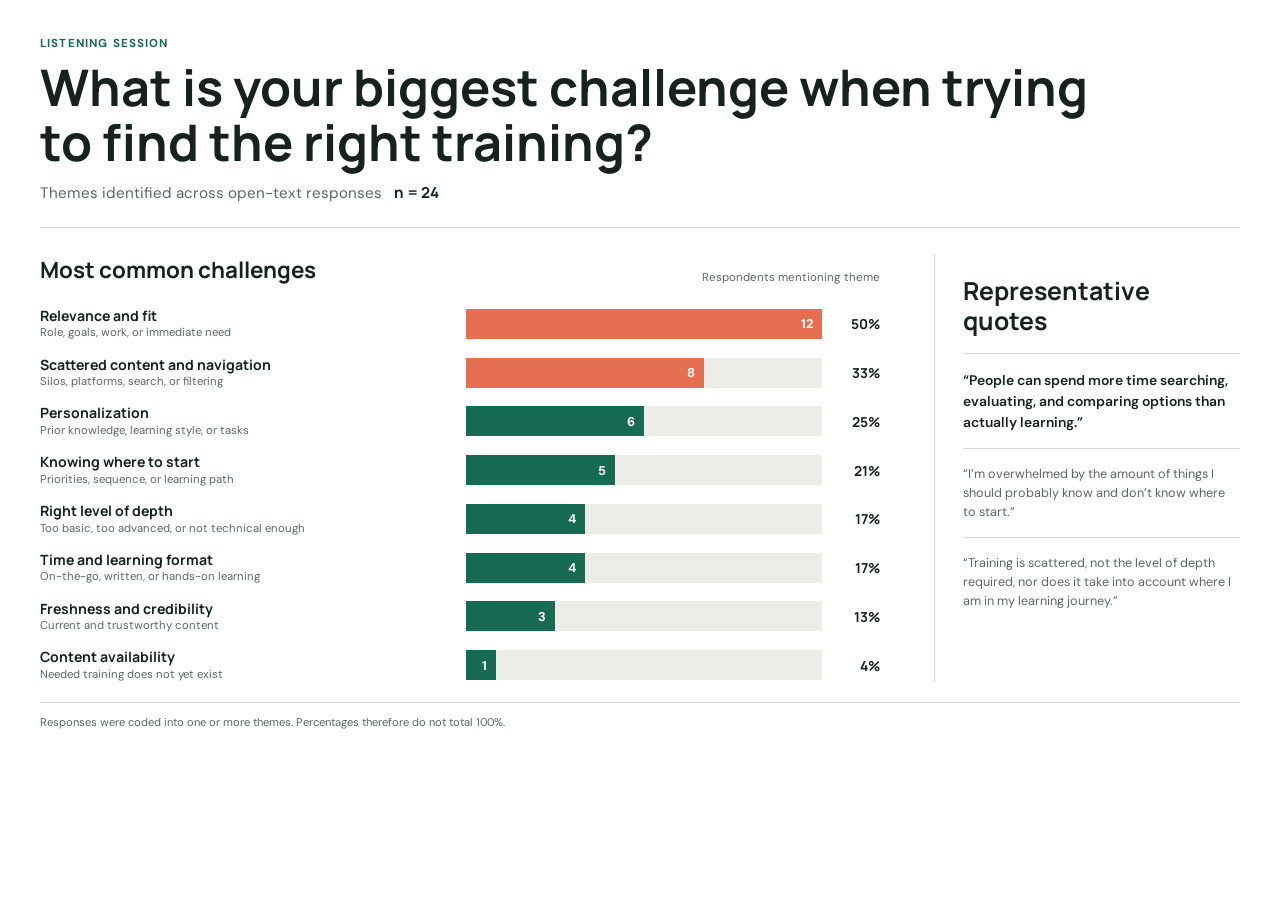
<file: survey-data/training-challenges.html>
<!doctype html>
<html lang="en">
  <head>
    <meta charset="UTF-8" />
    <meta name="viewport" content="width=device-width, initial-scale=1.0" />
    <meta
      name="description"
      content="Thematic analysis of challenges participants face when looking for training."
    />
    <title>Training discovery challenges</title>
    <link rel="stylesheet" href="training-challenges.css" />
  </head>
  <body>
    <main>
      <header>
        <p class="eyebrow">Listening session</p>
        <h1>What is your biggest challenge when trying to find the right training?</h1>
        <p class="subtitle">Themes identified across open-text responses <strong>n = 24</strong></p>
      </header>

      <div class="visual-layout">
        <section class="chart" aria-labelledby="chart-title">
          <div class="chart-heading">
            <h2 id="chart-title">Most common challenges</h2>
            <span>Respondents mentioning theme</span>
          </div>

          <ol class="bars">
            <li>
              <div class="label"><strong>Relevance and fit</strong><span>Role, goals, work, or immediate need</span></div>
              <div class="track"><div class="bar primary" style="--value: 100%"><span>12</span></div></div>
              <span class="percent">50%</span>
            </li>
            <li>
              <div class="label"><strong>Scattered content and navigation</strong><span>Silos, platforms, search, or filtering</span></div>
              <div class="track"><div class="bar primary" style="--value: 66.7%"><span>8</span></div></div>
              <span class="percent">33%</span>
            </li>
            <li>
              <div class="label"><strong>Personalization</strong><span>Prior knowledge, learning style, or tasks</span></div>
              <div class="track"><div class="bar" style="--value: 50%"><span>6</span></div></div>
              <span class="percent">25%</span>
            </li>
            <li>
              <div class="label"><strong>Knowing where to start</strong><span>Priorities, sequence, or learning path</span></div>
              <div class="track"><div class="bar" style="--value: 41.7%"><span>5</span></div></div>
              <span class="percent">21%</span>
            </li>
            <li>
              <div class="label"><strong>Right level of depth</strong><span>Too basic, too advanced, or not technical enough</span></div>
              <div class="track"><div class="bar" style="--value: 33.3%"><span>4</span></div></div>
              <span class="percent">17%</span>
            </li>
            <li>
              <div class="label"><strong>Time and learning format</strong><span>On-the-go, written, or hands-on learning</span></div>
              <div class="track"><div class="bar" style="--value: 33.3%"><span>4</span></div></div>
              <span class="percent">17%</span>
            </li>
            <li>
              <div class="label"><strong>Freshness and credibility</strong><span>Current and trustworthy content</span></div>
              <div class="track"><div class="bar" style="--value: 25%"><span>3</span></div></div>
              <span class="percent">13%</span>
            </li>
            <li>
              <div class="label"><strong>Content availability</strong><span>Needed training does not yet exist</span></div>
              <div class="track"><div class="bar" style="--value: 8.3%"><span>1</span></div></div>
              <span class="percent">4%</span>
            </li>
          </ol>
        </section>

        <aside aria-labelledby="voices-title">
          <h2 id="voices-title">Representative quotes</h2>
          <figure>
            <blockquote>“People can spend more time searching, evaluating, and comparing options than actually learning.”</blockquote>
          </figure>
          <figure>
            <blockquote>“I’m overwhelmed by the amount of things I should probably know and don’t know where to start.”</blockquote>
          </figure>
          <figure>
            <blockquote>“Training is scattered, not the level of depth required, nor does it take into account where I am in my learning journey.”</blockquote>
          </figure>
        </aside>
      </div>

      <footer>
        Responses were coded into one or more themes. Percentages therefore do not total 100%.
      </footer>
    </main>
  </body>
</html>
</file>
<file: survey-data/styles.css>
@import url("https://fonts.googleapis.com/css2?family=DM+Sans:wght@400;500;600;700&family=Manrope:wght@600;700&display=swap");

:root {
  --canvas: #f4f1ea;
  --ink: #17211d;
  --muted: #59625e;
  --line: #cbc9c0;
  --track: #dedbd2;
  --green: #176b52;
  --coral: #e76f51;
  --gold: #d9a321;
  --blue: #347a98;
  --plum: #76516f;
  --display: "Manrope", sans-serif;
  --body: "DM Sans", sans-serif;
}

* {
  box-sizing: border-box;
}

body {
  min-width: 320px;
  min-height: 100vh;
  margin: 0;
  color: var(--ink);
  font-family: var(--body);
  background: #ffffff;
}

main {
  width: min(100% - 80px, 1200px);
  margin-inline: auto;
  padding: 56px 0;
}

.page-header {
  padding-bottom: 24px;
  border-bottom: 1px solid var(--line);
}

.eyebrow,
.section-number {
  margin: 0 0 12px;
  color: var(--green);
  font-size: 0.75rem;
  font-weight: 700;
  letter-spacing: 0.12em;
  text-transform: uppercase;
}

h1,
h2,
strong {
  font-family: var(--display);
}

h1 {
  margin: 0;
  font-size: clamp(2rem, 4vw, 3.25rem);
  line-height: 1.1;
  letter-spacing: 0;
}

.dek {
  margin: 12px 0 0;
  color: var(--muted);
  font-size: 1rem;
  line-height: 1.4;
}

.dek strong {
  margin-left: 8px;
  color: var(--ink);
  font-weight: 700;
}

section {
  padding-top: 36px;
}

.section-heading {
  display: flex;
  align-items: end;
  justify-content: space-between;
  gap: 24px;
  margin-bottom: 28px;
}

.section-heading h2 {
  margin: 0;
  font-size: 1.8rem;
  letter-spacing: 0;
}

.continuum {
  display: grid;
  min-height: 100%;
  align-items: center;
  justify-items: center;
  gap: 10px;
  color: var(--muted);
  font-size: 0.78rem;
  font-weight: 700;
  text-align: center;
}

.continuum-line {
  position: relative;
  width: 2px;
  height: 100%;
  min-height: 210px;
  background: var(--line);
}

.continuum-line::after {
  position: absolute;
  right: 50%;
  bottom: 0;
  width: 8px;
  height: 8px;
  content: "";
  border-right: 2px solid var(--muted);
  border-bottom: 2px solid var(--muted);
  transform: translateX(50%) rotate(45deg);
}

.chart-layout {
  display: grid;
  grid-template-columns: 70px 1fr;
  gap: 24px;
}

.bar-chart {
  display: grid;
  gap: 30px;
  margin: 0;
  padding: 0;
  list-style: none;
}

.bar-row {
  display: grid;
  grid-template-columns: minmax(280px, 1.15fr) minmax(300px, 1fr) 64px;
  align-items: center;
  gap: 24px;
}

.bar-label {
  display: grid;
  grid-template-columns: 28px 1fr;
  gap: 12px;
  font-size: 0.96rem;
  line-height: 1.45;
}

.rank {
  color: var(--muted);
  font-family: var(--display);
  font-size: 0.78rem;
  font-weight: 700;
}

.bar-track {
  height: 36px;
  overflow: hidden;
  background: var(--track);
}

.bar {
  display: flex;
  width: var(--value);
  min-width: 38px;
  height: 100%;
  align-items: center;
  justify-content: flex-end;
  transform-origin: left;
  animation: reveal 700ms cubic-bezier(0.22, 1, 0.36, 1) both;
}

.bar-one { background: var(--green); }
.bar-two { background: var(--coral); animation-delay: 80ms; }
.bar-three { background: var(--gold); animation-delay: 160ms; }
.bar-four { background: var(--blue); animation-delay: 240ms; }
.bar-five { background: var(--plum); animation-delay: 320ms; }

.bar-value {
  padding-right: 12px;
  color: #fff;
  font-family: var(--display);
  font-size: 0.9rem;
  font-weight: 700;
}

.percentage {
  font-family: var(--display);
  font-size: 1rem;
  font-weight: 700;
  text-align: right;
}

.chart-note {
  margin: 28px 0 0;
  color: var(--muted);
  font-size: 0.78rem;
  text-align: right;
}

.summary {
  margin-top: 72px;
  border-top: 2px solid var(--ink);
}

.insight-grid {
  display: grid;
  grid-template-columns: repeat(3, 1fr);
  border-top: 1px solid var(--line);
  border-bottom: 1px solid var(--line);
}

.insight {
  min-height: 190px;
  padding: 28px;
}

.insight + .insight {
  border-left: 1px solid var(--line);
}

.insight strong {
  display: block;
  margin-bottom: 32px;
  color: var(--green);
  font-size: clamp(2rem, 4vw, 3.25rem);
  line-height: 1;
}

.insight:nth-child(2) strong {
  color: var(--coral);
}

.insight:nth-child(3) strong {
  color: var(--blue);
}

.insight p {
  max-width: 280px;
  margin: 0;
  color: var(--muted);
  line-height: 1.5;
}

@keyframes reveal {
  from { transform: scaleX(0); }
  to { transform: scaleX(1); }
}

@media (prefers-reduced-motion: reduce) {
  .bar {
    animation: none;
  }
}

@media (max-width: 800px) {
  main {
    width: min(100% - 32px, 1180px);
    padding-top: 48px;
  }

  .page-header {
    padding-right: 0;
  }

  .sample-size {
    position: static;
    justify-items: start;
    margin-top: 32px;
  }

  .bar-row {
    grid-template-columns: 1fr 58px;
    gap: 10px 16px;
  }

  .chart-layout {
    grid-template-columns: 52px 1fr;
    gap: 12px;
  }

  .bar-label {
    grid-column: 1 / -1;
  }

  .bar-track {
    grid-column: 1;
  }

  .percentage {
    grid-column: 2;
  }

  .chart-note {
    margin-left: 0;
  }
}

@media (max-width: 620px) {
  h1 {
    font-size: 2.35rem;
  }

  section {
    padding-top: 48px;
  }

  .section-heading {
    align-items: start;
    flex-direction: column;
    margin-bottom: 32px;
  }

  .insight-grid {
    grid-template-columns: 1fr;
  }

  .insight {
    min-height: 0;
  }

  .insight + .insight {
    border-top: 1px solid var(--line);
    border-left: 0;
  }
}
</file>
<file: survey-data/training-challenges.css>
@import url("https://fonts.googleapis.com/css2?family=DM+Sans:wght@400;500;600;700&family=Manrope:wght@600;700&display=swap");

:root {
  --ink: #17211d;
  --muted: #5e6662;
  --line: #d8d9d5;
  --track: #ecece8;
  --green: #176b52;
  --coral: #e76f51;
  --yellow: #dda91f;
  --display: "Manrope", sans-serif;
  --body: "DM Sans", sans-serif;
}

* {
  box-sizing: border-box;
}

body {
  min-width: 320px;
  min-height: 100vh;
  margin: 0;
  color: var(--ink);
  font-family: var(--body);
  background: #fff;
}

main {
  width: min(100% - 80px, 1200px);
  margin-inline: auto;
  padding: 36px 0 24px;
}

header {
  padding-bottom: 24px;
  border-bottom: 1px solid var(--line);
}

.eyebrow,
.aside-label {
  margin: 0 0 8px;
  color: var(--green);
  font-size: 0.72rem;
  font-weight: 700;
  letter-spacing: 0.1em;
  text-transform: uppercase;
}

h1,
h2,
strong {
  font-family: var(--display);
}

h1 {
  max-width: 1080px;
  margin: 0;
  font-size: clamp(2rem, 4vw, 3.15rem);
  line-height: 1.1;
  letter-spacing: 0;
}

.subtitle {
  margin: 12px 0 0;
  color: var(--muted);
  font-size: 0.95rem;
}

.subtitle strong {
  margin-left: 8px;
  color: var(--ink);
}

.visual-layout {
  display: grid;
  grid-template-columns: minmax(0, 2.2fr) minmax(250px, 0.8fr);
  gap: 54px;
  padding-top: 26px;
}

.chart-heading {
  display: flex;
  align-items: end;
  justify-content: space-between;
  gap: 24px;
  margin-bottom: 22px;
}

.chart-heading h2,
aside h2 {
  margin: 0;
  font-size: 1.4rem;
  letter-spacing: 0;
}

.chart-heading > span {
  color: var(--muted);
  font-size: 0.72rem;
}

.bars {
  display: grid;
  gap: 15px;
  margin: 0;
  padding: 0;
  list-style: none;
}

.bars li {
  display: grid;
  grid-template-columns: minmax(245px, 1.15fr) minmax(210px, 1fr) 42px;
  align-items: center;
  gap: 16px;
}

.label {
  display: grid;
  gap: 2px;
}

.label strong {
  font-size: 0.88rem;
  line-height: 1.25;
}

.label span {
  color: var(--muted);
  font-size: 0.71rem;
  line-height: 1.25;
}

.track {
  height: 30px;
  overflow: hidden;
  background: var(--track);
}

.bar {
  display: flex;
  width: var(--value);
  min-width: 28px;
  height: 100%;
  align-items: center;
  justify-content: flex-end;
  color: #fff;
  background: var(--green);
  transform-origin: left;
  animation: reveal 650ms cubic-bezier(0.22, 1, 0.36, 1) both;
}

.bar.primary {
  background: var(--coral);
}

.bars li:nth-child(2) .bar {
  animation-delay: 70ms;
}

.bars li:nth-child(n + 3) .bar {
  background: var(--green);
}

.bar span {
  padding-right: 9px;
  font-size: 0.8rem;
  font-weight: 700;
}

.percent {
  font-family: var(--display);
  font-size: 0.86rem;
  font-weight: 700;
  text-align: right;
}

aside {
  padding: 22px 0 0 28px;
  border-left: 1px solid var(--line);
}

aside h2 {
  max-width: 270px;
  margin-bottom: 18px;
  font-size: 1.55rem;
  line-height: 1.2;
}

figure {
  margin: 0;
  padding: 16px 0;
  border-top: 1px solid var(--line);
}

blockquote {
  margin: 0;
  color: var(--muted);
  font-size: 0.79rem;
  line-height: 1.48;
}

figure:first-of-type blockquote {
  color: var(--ink);
  font-size: 0.87rem;
  font-weight: 600;
}

footer {
  margin-top: 20px;
  padding-top: 12px;
  color: var(--muted);
  font-size: 0.7rem;
  border-top: 1px solid var(--line);
}

@keyframes reveal {
  from { transform: scaleX(0); }
  to { transform: scaleX(1); }
}

@media (prefers-reduced-motion: reduce) {
  .bar {
    animation: none;
  }
}

@media (max-width: 860px) {
  main {
    width: min(100% - 32px, 1200px);
  }

  .visual-layout {
    grid-template-columns: 1fr;
  }

  aside {
    padding-left: 0;
    border-top: 1px solid var(--line);
    border-left: 0;
  }
}

@media (max-width: 600px) {
  .bars li {
    grid-template-columns: 1fr 42px;
    gap: 7px 12px;
  }

  .label {
    grid-column: 1 / -1;
  }

  .track {
    grid-column: 1;
  }

  .percent {
    grid-column: 2;
  }
}
</file>
